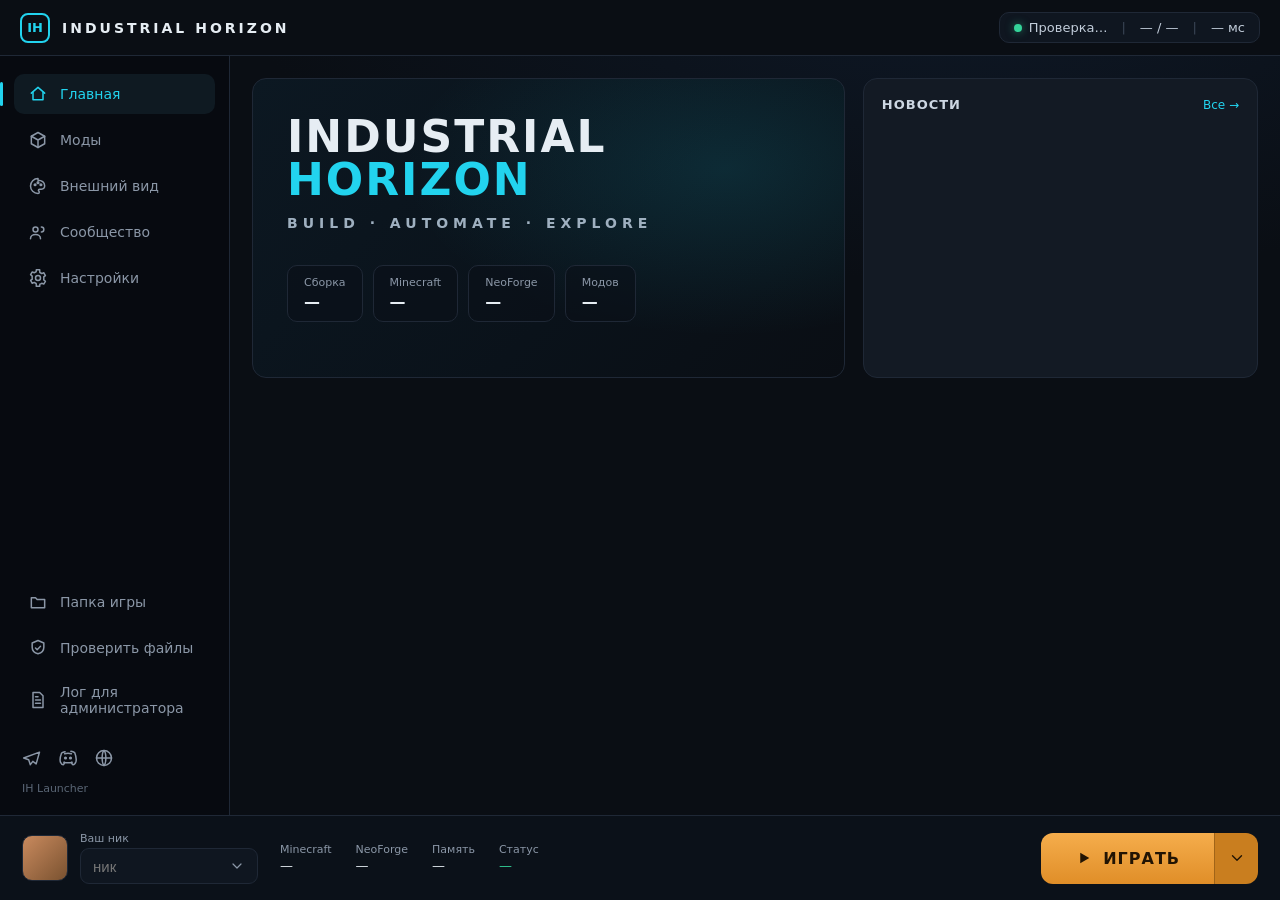
<file: ui/index.html>
<!DOCTYPE html>
<html lang="ru">
<head>
<meta charset="utf-8">
<meta name="viewport" content="width=device-width, initial-scale=1">
<link rel="icon" type="image/png" href="assets/industrial-horizon-icon-source.png">
<title>Industrial Horizon</title>
<style>
  :root{--bg:#0a0e14;--side:#070a10;--card:#131a24;--card2:#161d28;--bd:#1f2836;
        --acc:#22d3ee;--play:#f5ad4c;--play2:#e08e28;--grn:#34d399;--red:#ff7a6b;
        --tx:#e6edf3;--mut:#8b97a7}
  *{box-sizing:border-box;margin:0;padding:0}
  html,body{height:100%}
  body{background:var(--bg);color:var(--tx);font-family:'Inter','Segoe UI',system-ui,sans-serif;
       overflow:hidden;-webkit-user-select:none;user-select:none}
  .ico{width:20px;height:20px;stroke:currentColor;fill:none;stroke-width:1.8;
       stroke-linecap:round;stroke-linejoin:round;flex:0 0 auto}
  .app{display:flex;flex-direction:column;height:100vh}
  .topbar{display:flex;align-items:center;justify-content:space-between;padding:12px 20px;
          border-bottom:1px solid var(--bd)}
  .logo{display:flex;align-items:center;gap:12px}
  .logo .mark{width:30px;height:30px;border:2px solid var(--acc);border-radius:8px;display:flex;
              align-items:center;justify-content:center;font-weight:700;font-size:13px;color:var(--acc)}
  .logo .name{font-weight:600;letter-spacing:3px;font-size:14px}
  .srv{display:flex;align-items:center;gap:14px;background:#0f1620;border:1px solid var(--bd);
       border-radius:10px;padding:7px 14px;font-size:13px;color:#c2cdda}
  .dot{width:8px;height:8px;border-radius:50%;background:var(--grn);box-shadow:0 0 8px #34d39988}
  .sep{color:#3a4655}
  .wbtns{display:flex;gap:4px;-webkit-app-region:no-drag}
  .wbtn{width:34px;height:28px;display:flex;align-items:center;justify-content:center;
        border-radius:7px;color:var(--mut);cursor:pointer;transition:.15s}
  .wbtn:hover{background:#141c27;color:var(--tx)}
  .wbtn.close:hover{background:#7a2626;color:#fff}
  .body{display:flex;flex:1;min-height:0}
  .side{width:230px;flex:0 0 230px;background:var(--side);border-right:1px solid var(--bd);
        padding:18px 14px;display:flex;flex-direction:column;gap:6px}
  .nav{display:flex;align-items:center;gap:12px;padding:10px 14px;border-radius:10px;color:var(--mut);
       cursor:pointer;font-size:14px;position:relative;transition:background .15s,color .15s}
  .nav:hover{background:#0f1620;color:#cdd7e3}
  .nav.on{background:#0f1a22;color:var(--acc)}
  .nav.on::before{content:"";position:absolute;left:-14px;top:8px;bottom:8px;width:3px;
                  border-radius:2px;background:var(--acc)}
  .socials{display:flex;gap:16px;padding:16px 8px 6px;color:var(--mut)}
  .socials .ico{cursor:pointer}.socials .ico:hover{color:var(--acc)}
  .ver{font-size:11px;color:#5a6675;padding:2px 8px}
  .main{flex:1;min-width:0;padding:22px;overflow:auto;
        background:radial-gradient(1200px 500px at 70% -10%, #0e1826 0%, #0a0e14 60%)}
  .pg{display:none;animation:fade .18s ease}.pg.on{display:block}
  @keyframes fade{from{opacity:0;transform:translateY(4px)}to{opacity:1;transform:none}}
  .homegrid{display:grid;grid-template-columns:minmax(0,1.5fr) minmax(0,1fr);gap:18px;align-items:stretch}
  @media (max-width:860px){.homegrid{grid-template-columns:1fr}}
  .hero{position:relative;border-radius:14px;overflow:hidden;border:1px solid var(--bd);
        min-height:300px;background:linear-gradient(135deg,#0c1822,#0a121a 60%,#0a0e14)}
  .hero .glow{position:absolute;inset:0;background:radial-gradient(460px 240px at 80% 30%,
              rgba(34,211,238,.13),transparent 70%)}
  .hero .in{position:relative;padding:36px 34px}
  .htitle{font-weight:800;font-size:44px;line-height:.98;letter-spacing:2px}
  .htitle .c{color:var(--acc)}
  .slogan{margin-top:14px;color:#9fb0c0;letter-spacing:5px;font-size:14px;font-weight:600}
  .stats{display:flex;gap:10px;margin-top:34px;flex-wrap:wrap}
  .stat{background:rgba(10,16,24,.6);border:1px solid var(--bd);border-radius:10px;padding:10px 16px}
  .stat .l{font-size:11px;color:var(--mut)}.stat .v{font-weight:700;margin-top:3px}
  .news{background:var(--card);border:1px solid var(--bd);border-radius:14px;padding:18px;
        display:flex;flex-direction:column}
  .news .h{display:flex;align-items:center;justify-content:space-between;margin-bottom:14px}
  .news .h .t{font-weight:600;letter-spacing:1px;color:#cdd7e3;font-size:13px}
  .news .h .a{color:var(--acc);font-size:12px;cursor:pointer}
  .qatitle{margin:26px 2px 12px;color:var(--mut);letter-spacing:1px;font-size:13px;font-weight:600}
  .qa{background:var(--card);border:1px solid var(--bd);border-radius:14px;padding:18px;cursor:pointer;
      transition:transform .12s,border-color .15s,background .15s}
  .qa:hover{background:var(--card2);border-color:#2b3a4d;transform:translateY(-2px)}
  .qa .ico{width:26px;height:26px;color:var(--acc)}
  .qa .n{font-weight:600;margin-top:12px}.qa .d{font-size:12px;color:var(--mut);margin-top:4px}
  .launch{border-top:1px solid var(--bd);padding:16px 22px;display:flex;align-items:center;gap:22px;background:#0b1119}
  .ava{width:46px;height:46px;border-radius:10px;background:linear-gradient(135deg,#c98a5e,#7a5230);
       border:1px solid var(--bd);background-size:cover}
  .nickbox{display:flex;align-items:center;gap:6px;background:#0f1620;border:1px solid var(--bd);
           border-radius:9px;padding:7px 12px;margin-top:3px}
  .nickbox input{background:none;border:none;color:var(--tx);font-size:15px;width:130px;outline:none}
  .meta{display:flex;gap:24px;font-size:13px}
  .meta .l{color:var(--mut);font-size:11px;margin-bottom:2px}
  .play{display:flex}
  .play .go{background:linear-gradient(180deg,var(--play),var(--play2));color:#221403;font-weight:700;
            font-size:16px;padding:16px 34px;border-radius:12px 0 0 12px;cursor:pointer;display:flex;
            align-items:center;gap:10px;letter-spacing:1px;transition:filter .15s}
  .play .go:hover{filter:brightness(1.06)}
  .play .more{background:#c97e1f;width:44px;border-radius:0 12px 12px 0;display:flex;align-items:center;
              justify-content:center;cursor:pointer;border-left:1px solid #0003}
  .prog{height:5px;border-radius:3px;background:#26303d;margin-top:8px;overflow:hidden;display:none}
  .prog .bar{height:100%;width:0;background:var(--acc);transition:width .25s}
  .prog .bar.ind{width:35%;animation:ind 1.1s ease-in-out infinite}
  @keyframes ind{0%{margin-left:-35%}100%{margin-left:100%}}
  .pagehead{font-size:22px;font-weight:700;margin-bottom:4px}
  .pagesub{color:var(--mut);font-size:14px;margin-bottom:18px}
  .sect{background:var(--card);border:1px solid var(--bd);border-radius:14px;padding:18px;margin-bottom:16px}
  .sect h3{font-size:15px;font-weight:600;margin-bottom:3px}
  .sect .s{font-size:12px;color:var(--mut);margin-bottom:14px}
  .btn{background:var(--card2);border:1px solid var(--bd);color:var(--tx);border-radius:10px;
       padding:10px 16px;cursor:pointer;font-size:13px;transition:.15s;display:inline-flex;align-items:center;gap:8px}
  .btn:hover{border-color:#2b3a4d;background:#18212e}
  .btn.acc{border-color:var(--acc);color:var(--acc)}
  .btn.warn{border-color:#7a5a2a;color:var(--play)}
  .row{display:flex;align-items:center;justify-content:space-between;gap:12px;padding:11px 0;border-bottom:1px solid #141c27}
  .row:last-child{border-bottom:none}
  .row .n{font-size:13px;font-weight:500}.row .d{font-size:12px;color:var(--mut);margin-top:2px}
  .toggle{position:relative;width:42px;height:24px;border-radius:12px;background:#26303d;cursor:pointer;transition:.15s;flex:0 0 auto}
  .toggle.on{background:var(--acc)}
  .toggle::after{content:"";position:absolute;top:3px;left:3px;width:18px;height:18px;border-radius:50%;background:#fff;transition:.15s}
  .toggle.on::after{left:21px}
  input[type=range]{width:100%;accent-color:var(--acc);height:6px}
  .chips{display:flex;gap:8px;flex-wrap:wrap;margin-bottom:14px}
  .chip{padding:6px 12px;border-radius:20px;border:1px solid var(--bd);background:var(--card2);color:var(--mut);cursor:pointer;font-size:12px}
  .chip.on{background:var(--acc);color:#052027;border-color:var(--acc);font-weight:600}
  .search{width:100%;background:#0f1620;border:1px solid var(--bd);border-radius:10px;color:var(--tx);
          font-size:14px;padding:10px 14px;outline:none;margin-bottom:14px}
  .search:focus{border-color:var(--acc)}
  .mods{display:grid;grid-template-columns:repeat(auto-fill,minmax(300px,1fr));gap:12px}
  .mod{background:var(--card);border:1px solid var(--bd);border-radius:12px;padding:12px;display:flex;gap:12px}
  .mod img,.mod .ph{width:44px;height:44px;border-radius:9px;flex:0 0 auto;object-fit:cover;background:#0f1620;
        display:flex;align-items:center;justify-content:center;font-weight:700;font-size:18px;color:var(--acc)}
  .mod .t{font-weight:600;font-size:13px}
  .mod .tag{display:inline-block;font-size:10px;padding:2px 8px;border-radius:10px;border:1px solid #2b3a4d;color:var(--mut);margin-top:4px}
  .mod .dd{font-size:12px;color:var(--mut);margin-top:6px;line-height:1.4}
  .mod a{color:var(--acc);font-size:11px;text-decoration:none}
  .loader{color:var(--mut);font-size:13px;padding:20px 0;text-align:center}
  .subtabs{display:flex;gap:4px;margin:14px 0 18px;border-bottom:1px solid var(--bd)}
  .subtab{padding:9px 16px;cursor:pointer;color:var(--mut);font-size:13px;border-bottom:2px solid transparent;margin-bottom:-1px}
  .subtab:hover{color:var(--tx)}
  .subtab.on{color:var(--acc);border-bottom-color:var(--acc)}
  .sub{display:none}.sub.on{display:block;animation:fade .18s ease}
  .subhead{font-size:12px;color:var(--mut);margin:4px 2px 10px;letter-spacing:.3px}
  .packgrid{display:grid;grid-template-columns:repeat(auto-fill,minmax(290px,1fr));gap:12px}
  .packcard{display:flex;gap:12px;background:var(--card);border:1px solid var(--bd);border-radius:12px;padding:12px;align-items:center}
  .thumb{width:58px;height:58px;border-radius:10px;flex:0 0 auto;background:#0f1620;position:relative;
         overflow:hidden;display:flex;align-items:center;justify-content:center;color:#3a4655}
  .thumb svg{width:24px;height:24px}
  .thumb .phl{font-weight:700;font-size:22px;color:var(--acc)}
  .thumb img{position:absolute;inset:0;width:100%;height:100%;object-fit:cover;image-rendering:pixelated}
  .packcard .t{font-weight:600;font-size:13px}
  .packcard .w{font-size:11px;color:var(--mut);margin-top:2px}
  .packcard .d{font-size:12px;color:var(--mut);margin-top:4px;line-height:1.35}
  .toast{position:fixed;left:50%;bottom:96px;transform:translateX(-50%);background:#131a24;border:1px solid var(--bd);
         color:var(--tx);padding:12px 18px;border-radius:12px;max-width:560px;font-size:13px;line-height:1.4;
         box-shadow:0 12px 34px #000a;opacity:0;transition:.25s;pointer-events:none;z-index:60;text-align:center}
  .toast.show{opacity:1;bottom:112px}
  .toast.err{border-color:#7a3030}.toast.ok{border-color:#2e5a44}
</style>
</head>
<body>
<div class="app">
  <div class="topbar">
    <div class="logo"><div class="mark">IH</div><div class="name">INDUSTRIAL HORIZON</div></div>
    <div class="srv"><span style="display:flex;align-items:center;gap:7px"><span class="dot" id="dot"></span><span id="srvText">Проверка…</span></span>
      <span class="sep">|</span><span id="players">— / —</span><span class="sep">|</span><span id="ping">— мс</span></div>
  </div>
  <div id="updBar" style="display:none;align-items:center;justify-content:center;gap:14px;padding:8px 14px;background:#12324a;border-bottom:1px solid var(--bd);font-size:13px;color:#dbe9f5">
    <span id="updText">Доступно обновление</span>
    <button class="btn acc" id="updBtn" onclick="applyUpd()">Обновить и перезапустить</button>
  </div>
  <div class="body">
    <div class="side">
      <div class="nav on" data-p="home"><svg class="ico" viewBox="0 0 24 24"><path d="M4 11l8-7 8 7"/><path d="M6 10v9h12v-9"/></svg>Главная</div>
      <div class="nav" data-p="mods"><svg class="ico" viewBox="0 0 24 24"><path d="M12 3l8 4.5v9L12 21l-8-4.5v-9z"/><path d="M12 12l8-4.5M12 12v9M12 12L4 7.5"/></svg>Моды</div>
      <div class="nav" data-p="look"><svg class="ico" viewBox="0 0 24 24"><path d="M12 3a9 9 0 100 18c1 0 1.5-.8 1.5-1.6 0-1.2-1-1.4-1-2.4 0-.7.6-1.2 1.4-1.2H16a4 4 0 004-4c0-4.4-3.6-6.8-8-6.8z"/><circle cx="8.5" cy="10.5" r="1"/><circle cx="12" cy="8" r="1"/><circle cx="15.5" cy="10.5" r="1"/></svg>Внешний вид</div>
      <div class="nav" data-p="community"><svg class="ico" viewBox="0 0 24 24"><circle cx="9" cy="9" r="3"/><path d="M3 20c0-3 2.7-5 6-5s6 2 6 5"/><path d="M16 6a3 3 0 010 6"/></svg>Сообщество</div>
      <div class="nav" data-p="settings"><svg class="ico" viewBox="0 0 24 24"><circle cx="12" cy="12" r="3"/><path d="M19 12a7 7 0 00-.1-1.3l2-1.6-2-3.4-2.4 1a7 7 0 00-2.3-1.3L14 2h-4l-.2 2.4a7 7 0 00-2.3 1.3l-2.4-1-2 3.4 2 1.6A7 7 0 005 12c0 .4 0 .9.1 1.3l-2 1.6 2 3.4 2.4-1a7 7 0 002.3 1.3L10 22h4l.2-2.4a7 7 0 002.3-1.3l2.4 1 2-3.4-2-1.6z"/></svg>Настройки</div>
      <div style="flex:1"></div>
      <div class="nav" onclick="api('open_folder')"><svg class="ico" viewBox="0 0 24 24"><path d="M4 7h5l2 2h9v10H4z"/></svg>Папка игры</div>
      <div class="nav" onclick="doRepair()"><svg class="ico" viewBox="0 0 24 24"><path d="M12 3l7 3v5c0 4-3 7-7 8-4-1-7-4-7-8V6z"/><path d="M9 12l2 2 4-4"/></svg>Проверить файлы</div>
      <div class="nav" onclick="api('collect_logs')"><svg class="ico" viewBox="0 0 24 24"><path d="M6 3h8l4 4v14H6z"/><path d="M9 12h6M9 16h6M9 8h3"/></svg>Лог для администратора</div>
      <div class="socials">
        <svg class="ico" onclick="api('open_telegram')" viewBox="0 0 24 24"><path d="M21 5L2 12l6 2 2 6 3-4 4 3z"/></svg>
        <svg class="ico" onclick="api('open_discord')" viewBox="0 0 24 24"><circle cx="9" cy="12" r="1"/><circle cx="15" cy="12" r="1"/><path d="M8 7c3-1 5-1 8 0M7 17c3 1 7 1 10 0M16 17c0 1 1.5 3 2 3 1.5 0 3-2 3.5-3.5.6-2 .4-6-1.5-11-1.4-1-3-1.3-4.5-1.5M8 17c0 1-1.4 3-1.8 3-1.4 0-2.7-1.7-3.3-3-.6-2-.5-6 1.4-11C5.7 5 7 4.7 8.5 4.5"/></svg>
        <svg class="ico" onclick="api('open_map')" viewBox="0 0 24 24"><circle cx="12" cy="12" r="9"/><path d="M3 12h18M12 3c3 3 3 15 0 18M12 3c-3 3-3 15 0 18"/></svg>
      </div>
      <div class="ver" id="ver">IH Launcher</div>
    </div>
    <div class="main">
      <!-- ГЛАВНАЯ -->
      <div class="pg on" id="home">
        <div class="homegrid">
          <div class="hero"><div class="glow"></div><div class="in">
            <div class="htitle">INDUSTRIAL<br><span class="c">HORIZON</span></div>
            <div class="slogan">BUILD · AUTOMATE · EXPLORE</div>
            <div class="stats">
              <div class="stat"><div class="l">Сборка</div><div class="v" id="sBuild">—</div></div>
              <div class="stat"><div class="l">Minecraft</div><div class="v" id="sMc">—</div></div>
              <div class="stat"><div class="l">NeoForge</div><div class="v" id="sLoader">—</div></div>
              <div class="stat"><div class="l">Модов</div><div class="v" id="sMods">—</div></div>
            </div>
          </div></div>
          <div class="news"><div class="h"><div class="t">НОВОСТИ</div><div class="a" onclick="api('open_news')">Все →</div></div><div id="newsList"></div></div>
        </div>
      </div>

      <!-- МОДЫ -->
      <div class="pg" id="mods">
        <div class="pagehead">Моды сборки</div>
        <div class="pagesub" id="modsSub">Всё, что реально стоит в папке mods.</div>
        <input class="search" id="modSearch" placeholder="Поиск по названию или описанию…" oninput="renderMods()">
        <div class="chips" id="modChips"></div>
        <div id="modsBox"><div class="loader">Нажмите на раздел «Моды», чтобы загрузить список…</div></div>
      </div>

      <!-- ВНЕШНИЙ ВИД -->
      <div class="pg" id="look">
        <div class="pagehead">Внешний вид</div>
        <div class="subtabs">
          <div class="subtab on" data-s="gfx">Графика</div>
          <div class="subtab" data-s="sh">Шейдеры</div>
          <div class="subtab" data-s="rp">Текстуры</div>
          <div class="subtab" data-s="skin">Скины</div>
        </div>
        <div class="sub on" data-sub="gfx">
          <div class="sect">
            <h3>Пресеты графики</h3><div class="s">Одна кнопка настраивает дальность, свет и облака в самой игре. Применяйте при закрытой игре.</div>
            <div style="display:flex;gap:10px;flex-wrap:wrap">
              <button class="btn" onclick="api('graphics_preset','potato')">Слабый ПК</button>
              <button class="btn acc" onclick="api('graphics_preset','balance')">Баланс</button>
              <button class="btn" onclick="api('graphics_preset','beauty')">Красота</button>
            </div>
          </div>
          <div class="sect">
            <h3>Режимы для слабых машин</h3><div class="s">Помогает, если игра тормозит или вылетает на старой видеокарте.</div>
            <div class="row"><div><div class="n">Слабый ПК — низкая графика</div><div class="d">Минимум эффектов, максимум FPS.</div></div><div class="toggle" id="tgLow" onclick="toggleLow()"></div></div>
            <div class="row"><div><div class="n">Очень старая видеокарта — убрать Sodium</div><div class="d">Лечит артефакты и вылеты на GPU уровня AMD HD 7000.</div></div><div class="toggle" id="tgNoSodium" onclick="toggleNoSodium()"></div></div>
          </div>
        </div>
        <div class="sub" data-sub="sh">
          <div class="subhead">Включён может быть только один шейдер. Метка показывает, насколько он требователен к видеокарте.</div>
          <div id="shBox"><div class="loader">Загрузка…</div></div>
        </div>
        <div class="sub" data-sub="rp">
          <div class="subhead">Готовые наборы текстур ставятся в один клик. Можно включать несколько сразу.</div>
          <div id="rpBox"><div class="loader">Загрузка…</div></div>
        </div>
        <div class="sub" data-sub="skin">
          <div class="sect">
            <h3>Скины и плащи</h3><div class="s">Файлы скинов лежат в папке игры. Полноценный выбор скина добавлю в следующем обновлении.</div>
            <button class="btn" onclick="api('open_skins_folder')">Открыть папку игры</button>
          </div>
        </div>
      </div>

      <!-- СООБЩЕСТВО -->
      <div class="pg" id="community">
        <div class="pagehead">Сообщество</div>
        <div class="pagesub">Связь с сервером и игроками.</div>
        <div style="display:grid;grid-template-columns:repeat(auto-fill,minmax(240px,1fr));gap:14px">
          <div class="qa" onclick="api('open_discord')"><svg class="ico" viewBox="0 0 24 24"><circle cx="9" cy="12" r="1"/><circle cx="15" cy="12" r="1"/><path d="M8 7c3-1 5-1 8 0M7 17c3 1 7 1 10 0M16 17c0 1 1.5 3 2 3 1.5 0 3-2 3.5-3.5.6-2 .4-6-1.5-11-1.4-1-3-1.3-4.5-1.5M8 17c0 1-1.4 3-1.8 3-1.4 0-2.7-1.7-3.3-3-.6-2-.5-6 1.4-11C5.7 5 7 4.7 8.5 4.5"/></svg><div class="n">Discord</div><div class="d">Чат, помощь, объявления</div></div>
          <div class="qa" onclick="api('open_telegram')"><svg class="ico" viewBox="0 0 24 24"><path d="M21 5L2 12l6 2 2 6 3-4 4 3z"/></svg><div class="n">Telegram</div><div class="d">Новости сервера</div></div>
          <div class="qa" onclick="api('open_map')"><svg class="ico" viewBox="0 0 24 24"><circle cx="12" cy="12" r="9"/><path d="M3 12h18M12 3c3 3 3 15 0 18M12 3c-3 3-3 15 0 18"/></svg><div class="n">Карта мира</div><div class="d">Онлайн-карта сервера (BlueMap)</div></div>
          <div class="qa" onclick="api('open_news')"><svg class="ico" viewBox="0 0 24 24"><path d="M4 5h16v14H4z"/><path d="M8 9h8M8 13h8M8 17h5"/></svg><div class="n">Новости</div><div class="d">Все объявления сборки</div></div>
        </div>
        <div class="sect" style="margin-top:16px"><h3>Адрес сервера</h3><div class="s">Добавляется в игру автоматически при первом запуске.</div><div class="n" id="srvAddr" style="font-family:monospace">—</div></div>
      </div>

      <!-- НАСТРОЙКИ -->
      <div class="pg" id="settings">
        <div class="pagehead">Настройки</div>
        <div class="pagesub">Память, папка игры и восстановление сборки.</div>
        <div class="sect">
          <h3>Оперативная память для игры</h3><div class="s" id="memHint">—</div>
          <input type="range" id="memRange" min="2048" max="16384" step="512" oninput="onMem(this.value)" onchange="onMemSave(this.value)">
          <div style="display:flex;justify-content:space-between;font-size:12px;color:var(--mut);margin-top:6px"><span id="memMin">2 ГБ</span><span id="memVal" style="color:var(--acc);font-weight:600">—</span><span id="memMax">16 ГБ</span></div>
        </div>
        <div class="sect">
          <h3>Режимы для слабых машин</h3><div class="s">Те же переключатели, что во «Внешнем виде».</div>
          <div class="row"><div><div class="n">Слабый ПК — низкая графика</div></div><div class="toggle" id="tgLow2" onclick="toggleLow()"></div></div>
          <div class="row"><div><div class="n">Очень старая видеокарта — без Sodium</div></div><div class="toggle" id="tgNoSodium2" onclick="toggleNoSodium()"></div></div>
        </div>
        <div class="sect">
          <h3>Папка игры</h3><div class="s" id="installDir" style="font-family:monospace;word-break:break-all">—</div>
          <button class="btn" onclick="api('open_folder')">Открыть папку</button>
        </div>
        <div class="sect">
          <h3>Восстановление и логи</h3>
          <div class="s">«Переустановить» заново скачает Minecraft, NeoForge, моды и конфиги. Ваши миры и скриншоты не пострадают.</div>
          <div style="display:flex;gap:10px;flex-wrap:wrap">
            <button class="btn warn" id="repairBtn" onclick="doRepair()">Переустановить файлы</button>
            <button class="btn" onclick="api('collect_logs')">Собрать логи для админа</button>
          </div>
        </div>
      </div>
    </div>
  </div>
  <div class="launch">
    <div style="display:flex;align-items:center;gap:12px">
      <div class="ava" id="ava"></div>
      <div><div style="font-size:11px;color:var(--mut)">Ваш ник</div>
        <div class="nickbox"><input id="nick" value="" placeholder="ник" spellcheck="false"><svg class="ico" style="width:16px;color:var(--mut)" viewBox="0 0 24 24"><path d="M6 9l6 6 6-6"/></svg></div></div>
    </div>
    <div class="meta">
      <div><div class="l">Minecraft</div><span id="mMc">—</span></div>
      <div><div class="l">NeoForge</div><span id="mLoader">—</span></div>
      <div><div class="l">Память</div><span id="mMem">—</span></div>
      <div><div class="l">Статус</div><span id="status" style="color:var(--grn)">—</span></div>
    </div>
    <div style="flex:1;min-width:80px"><div class="prog" id="prog"><div class="bar" id="progbar"></div></div></div>
    <div class="play">
      <div class="go" id="playBtn" onclick="doPlay()"><svg viewBox="0 0 24 24" style="width:18px;height:18px;fill:#221403"><path d="M7 5v14l12-7z"/></svg><span id="playLabel">ИГРАТЬ</span></div>
      <div class="more" onclick="api('play_menu')"><svg class="ico" style="width:18px;color:#221403" viewBox="0 0 24 24"><path d="M6 9l6 6 6-6"/></svg></div>
    </div>
  </div>
</div>
<div class="toast" id="toast"></div>
<script>
var BOOT={}, MODS=[], MODCAT="Все", loadedMods=false, loadedSh=false, loadedRp=false;
var PY=function(){return (window.pywebview&&window.pywebview.api)?window.pywebview.api:null;};
function api(m,a){var x=PY(); if(x&&x[m]){var r=x[m](a); return r&&r.catch?r.catch(function(){}):r;} }
function $(id){return document.getElementById(id);}
function esc(s){return (s||'').replace(/&/g,'&amp;').replace(/</g,'&lt;').replace(/>/g,'&gt;');}
function toast(t,k){var e=$('toast'); e.textContent=t; e.className='toast show '+(k||''); clearTimeout(e._t); e._t=setTimeout(function(){e.className='toast '+(k||'');},4200);}
window.toast=toast;

function show(p){
  document.querySelectorAll('.pg').forEach(function(e){e.classList.toggle('on',e.id===p);});
  document.querySelectorAll('.side .nav[data-p]').forEach(function(e){e.classList.toggle('on',e.dataset.p===p);});
  document.querySelector('.main').scrollTop=0;
  if(p==='mods'&&!loadedMods) loadMods();
}
document.querySelectorAll('[data-p]').forEach(function(e){e.addEventListener('click',function(){show(e.dataset.p);});});
$('nick').addEventListener('change',function(){api('save_nick',$('nick').value.trim());});

function fill(d){
  if(!d) return; BOOT=d;
  $('ver').textContent='IH Launcher '+(d.launcher_version||'');
  $('sBuild').textContent=d.modpack_version||'—'; $('sMc').textContent=d.mc||'—';
  $('sLoader').textContent=d.loader||'—'; $('sMods').textContent=(d.mods_count!=null?d.mods_count:'—');
  $('mMc').textContent=d.mc||'—'; $('mLoader').textContent=d.loader||'—';
  $('mMem').textContent=(d.memory_mb?gb(d.memory_mb):'—');
  if(d.nick) $('nick').value=d.nick;
  if(d.install_dir) $('installDir').textContent=d.install_dir;
  $('srvAddr').textContent=d.server_ip||'—';
  // память
  var r=$('memRange'); r.min=d.ram_min||2048; r.max=d.ram_max||16384; r.value=d.memory_mb||4096;
  $('memMin').textContent=gb(d.ram_min||2048); $('memMax').textContent=gb(d.ram_max||16384);
  onMem(r.value);
  if(d.ram_rec) $('memHint').textContent='Рекомендуем для вашего ПК: '+gb(d.ram_rec)+(d.sys_ram?(' · всего в системе '+gb(d.sys_ram)):'');
  setToggle('Low',!!d.low_end); setToggle('NoSodium',!!d.no_sodium);
  if(d.news) fillNews(d.news);
  setStatus(d.status||'Готово к запуску','ok');
}
function fillNews(news){ var nl=$('newsList'); news=news||[];
  if(!news.length){ nl.innerHTML='<div style="color:var(--mut);font-size:12px">Новостей пока нет</div>'; return; }
  nl.innerHTML=news.map(function(n){return '<div style="display:flex;gap:10px;padding:11px 0;border-bottom:1px solid #141c27"><span style="width:7px;height:7px;border-radius:50%;background:var(--acc);margin-top:6px;flex:0 0 auto"></span><div style="flex:1"><div style="display:flex;justify-content:space-between;gap:8px"><span style="font-weight:600;font-size:13px">'+esc(n.title||'')+'</span><span style="color:var(--mut);font-size:11px;white-space:nowrap">'+esc(n.date||'')+'</span></div><div style="color:var(--mut);font-size:12px;margin-top:3px;line-height:1.4">'+esc(n.text||'')+'</div></div></div>';}).join('');
}
window.pushNews=fillNews;
function gb(mb){return (Math.round(mb/1024*10)/10)+' ГБ';}
function onMem(v){ $('memVal').textContent=gb(v); }
function onMemSave(v){ $('mMem').textContent=gb(v); api('set_memory', parseInt(v,10)); toast('Память для игры: '+gb(v),'ok'); }
function setStatus(t,k){var e=$('status'); e.textContent=t; e.style.color=(k==='err')?'var(--red)':'var(--grn)';}
function setServer(s){s=s||{};
  var on=s.online; $('dot').style.background=on?'var(--grn)':'var(--red)';
  $('dot').style.boxShadow=on?'0 0 8px #34d39988':'none';
  $('srvText').textContent=on?'Сервер работает':'Сервер офлайн';
  $('players').textContent=(s.players!=null?s.players:'—')+' / '+(s.max!=null?s.max:'—')+' игроков';
  $('ping').textContent=(s.ping!=null?s.ping+' мс':'— мс');
}
window.pushServer=setServer; window.pushBoot=fill;

/* ---- запуск ---- */
var busy=false;
function doPlay(){ if(busy)return; busy=true; $('playLabel').textContent='ЗАПУСК…'; api('play',$('nick').value.trim()); }
window.onProgress=function(pct,text){
  var p=$('prog'), b=$('progbar');
  if(pct===0 && !text){ p.style.display='none'; b.className='bar'; b.style.width='0'; return; }
  p.style.display='block';
  if(pct<0){ b.className='bar ind'; b.style.width='35%'; } else { b.className='bar'; b.style.width=(pct||0)+'%'; }
  if(text) setStatus(text,'ok');
};
window.onLaunchState=function(state,text){
  busy=(state!=='idle'&&state!=='error');
  $('playLabel').textContent=(busy?'…':'ИГРАТЬ');
  if(text) setStatus(text, state==='error'?'err':'ok');
  if(state==='idle'||state==='error'){ $('prog').style.display='none'; $('progbar').style.width='0'; }
};

/* ---- моды ---- */
function loadMods(){ var a=PY(); if(!a){modsDemo();return;} loadedMods=true;
  $('modsBox').innerHTML='<div class="loader">Читаю папку модов и уточняю названия… это может занять несколько секунд.</div>';
  a.get_mods().then(function(r){ MODS=(r&&r.mods)||[]; buildChips((r&&r.categories)||[]); $('modsSub').textContent='Всего модов: '+MODS.length; renderMods(); })
   .catch(function(e){ $('modsBox').innerHTML='<div class="loader">Не удалось прочитать моды.</div>'; });
}
function buildChips(cats){ var c=['Все'].concat(cats); $('modChips').innerHTML=c.map(function(x){return '<div class="chip'+(x===MODCAT?' on':'')+'" onclick="setCat(\''+x.replace(/'/g,"")+'\')">'+esc(x)+'</div>';}).join(''); }
function setCat(c){ MODCAT=c; document.querySelectorAll('#modChips .chip').forEach(function(e){e.classList.toggle('on',e.textContent===c);}); renderMods(); }
function renderMods(){
  var q=($('modSearch').value||'').trim().toLowerCase();
  var list=MODS.filter(function(m){
    if(MODCAT!=='Все'&&m.category!==MODCAT) return false;
    if(q&&(m.title+' '+m.description+' '+m.file).toLowerCase().indexOf(q)<0) return false;
    return true;
  });
  if(!list.length){ $('modsBox').innerHTML='<div class="loader">Ничего не найдено.</div>'; return; }
  $('modsBox').innerHTML='<div class="mods">'+list.map(function(m){
    var img=m.icon?('<img src="'+esc(m.icon)+'" loading="lazy" onerror="this.style.display=\'none\'">'):('<div class="ph">'+esc((m.title||'?')[0].toUpperCase())+'</div>');
    return '<div class="mod">'+img+'<div style="min-width:0"><div class="t">'+esc(m.title)+(m.version?' <span style="color:var(--mut);font-weight:400;font-size:11px">v'+esc(m.version)+'</span>':'')+'</div>'+
      (m.category?'<span class="tag">'+esc(m.category)+'</span>':'')+
      (m.description?'<div class="dd">'+esc(m.description)+'</div>':'')+
      (m.url?'<div style="margin-top:6px"><a href="#" onclick="openUrl(\''+esc(m.url)+'\');return false">подробнее ↗</a></div>':'')+
      '</div></div>';
  }).join('')+'</div>';
}
function openUrl(u){ var a=PY(); if(a&&a.open_url){ a.open_url(u); } else if(window.open){ window.open(u,'_blank'); } }

/* ---- переключатели ---- */
function setToggle(key,on){ ['tg'+key,'tg'+key+'2'].forEach(function(id){var e=$(id); if(e) e.classList.toggle('on',on);}); }
function toggleLow(){ var on=!$('tgLow').classList.contains('on'); setToggle('Low',on); api('set_low_end',on); toast(on?'Режим слабого ПК включён':'Режим слабого ПК выключен','ok'); }
function toggleNoSodium(){ var on=!$('tgNoSodium').classList.contains('on'); setToggle('NoSodium',on); api('set_no_sodium',on); toast(on?'Sodium-моды будут убираться при запуске':'Sodium-моды остаются','ok'); }

/* ---- шейдеры / ресурс-паки ---- */
window.refreshShaders=function(){loadedSh=false; loadShaders();};
window.refreshResources=function(){loadedRp=false; loadResources();};
function loadShaders(){ var a=PY(); if(!a){$('shBox').innerHTML='<div class="loader">—</div>';return;} loadedSh=true;
  a.get_shaders().then(function(r){ $('shBox').innerHTML=packHtml(r,'shader'); });
}
function loadResources(){ var a=PY(); if(!a){$('rpBox').innerHTML='<div class="loader">—</div>';return;} loadedRp=true;
  a.get_resource_packs().then(function(r){ $('rpBox').innerHTML=packHtml(r,'res'); });
}
function thumb(icon,name){ var nm=((name||'').trim()||'?'); var ltr=esc(nm.charAt(0).toUpperCase());
  var s='<div class="thumb"><span class="phl">'+ltr+'</span>';
  if(icon) s+='<img src="'+esc(icon)+'" loading="lazy" onerror="this.remove()">';
  return s+'</div>'; }
function packHtml(r,kind){
  r=r||{}; var inst=r.installed||[], rec=r.recommended||[], h='';
  if(inst.length){
    h+='<div class="subhead">Установлено ('+inst.length+')</div><div class="packgrid">';
    h+=inst.map(function(p){
      return '<div class="packcard">'+thumb(p.icon,p.name)+'<div style="flex:1;min-width:0"><div class="t">'+esc(p.name)+'</div><div class="w">'+(p.enabled?'включён':'выключен')+'</div></div>'+
        '<div class="toggle'+(p.enabled?' on':'')+'" onclick="tgPack(\''+kind+'\',this,\''+esc(p.name).replace(/'/g,"")+'\')"></div></div>';
    }).join('')+'</div>';
  }
  h+='<div class="subhead">Рекомендуем поставить</div><div class="packgrid">';
  h+=rec.map(function(c){
    return '<div class="packcard">'+thumb(c.icon,c.name)+'<div style="flex:1;min-width:0"><div class="t">'+esc(c.name)+'</div>'+
      (c.weight?'<div class="w">'+esc(c.weight)+'</div>':'')+
      '<div class="d">'+esc(c.description||'')+'</div></div>'+
      '<button class="btn acc" onclick="instPack(\''+kind+'\',\''+esc(c.slug)+'\',this)">Поставить</button></div>';
  }).join('')+'</div>';
  return h;
}
document.querySelectorAll('#look .subtab').forEach(function(e){ e.addEventListener('click',function(){
  var s=e.dataset.s;
  document.querySelectorAll('#look .subtab').forEach(function(x){x.classList.toggle('on',x===e);});
  document.querySelectorAll('#look .sub').forEach(function(x){x.classList.toggle('on',x.dataset.sub===s);});
  if(s==='sh'&&!loadedSh) loadShaders();
  if(s==='rp'&&!loadedRp) loadResources();
});});
function tgPack(kind,el,name){ var on=!el.classList.contains('on'); el.classList.toggle('on',on);
  var a=PY(); if(a){ (kind==='shader'?a.toggle_shader:a.toggle_resource).call(a,name,on); }
  toast(on?'Включено':'Выключено','ok');
}
function instPack(kind,slug,btn){ btn.textContent='Ставлю…'; btn.disabled=true;
  api(kind==='shader'?'install_shader':'install_resource', slug);
}

/* ---- восстановление ---- */
var repairArm=false;
function doRepair(){
  if(!repairArm){ repairArm=true; var b=$('repairBtn'); if(b){b.textContent='Точно переустановить? Нажмите ещё раз'; b.classList.add('warn');}
    toast('Нажмите «Переустановить» ещё раз для подтверждения. Миры не пострадают.','ok');
    setTimeout(function(){repairArm=false; var b=$('repairBtn'); if(b)b.textContent='Переустановить файлы';},5000); return; }
  repairArm=false; var b=$('repairBtn'); if(b)b.textContent='Переустановка…';
  api('repair'); toast('Переустанавливаю сборку — следите за прогрессом внизу.','ok');
  setTimeout(function(){var b=$('repairBtn'); if(b)b.textContent='Переустановить файлы';},1500);
}

/* ---- автообновление ---- */
window.updBanner=function(state,pct){ var b=$('updBar'),t=$('updText'),btn=$('updBtn'); b.style.display='flex';
  if(state==='dl'){ t.textContent='Скачивание обновления… '+pct+'%'; btn.style.display='none'; }
  else if(state==='done'){ t.textContent='Обновление устанавливается, перезапуск…'; btn.style.display='none'; }
  else if(state==='err'){ t.textContent='Не удалось скачать обновление'; btn.style.display=''; btn.textContent='Повторить'; }
};
function applyUpd(){ var btn=$('updBtn'); btn.textContent='Обновляю…'; api('apply_update'); }
function checkUpd(){ var a=PY(); if(!a||!a.check_update) return; a.check_update().then(function(info){
  if(info&&info.version){ $('updBar').style.display='flex'; $('updText').textContent='Доступно обновление '+info.version; } }).catch(function(){}); }

/* ---- старт: надёжное подключение к pywebview ---- */
function boot(){ var a=PY(); if(a){ a.get_boot().then(fill).catch(function(){}); a.refresh_server(); a.load_news(); checkUpd(); return true; } return false; }
function refreshServer(){ api('refresh_server'); }
function demo(){ fill({launcher_version:'demo',modpack_version:'—',mc:'1.21.1',loader:'NeoForge',mods_count:0,nick:'',memory_mb:6144,ram_min:2048,ram_max:16384,ram_rec:6144,sys_ram:16384,install_dir:'(демо-режим в браузере)'}); fillNews([{title:'Демо-режим',text:'Открыто вне лаунчера — данные не подключены.',date:''}]); setServer({online:false}); }
window.addEventListener('pywebviewready', boot);
(function(){ var n=0; var t=setInterval(function(){ n++; if(boot()){ clearInterval(t); setInterval(refreshServer,30000); } else if(n>=50){ clearInterval(t); demo(); } },100); })();
</script>
</body>
</html>
</file>
